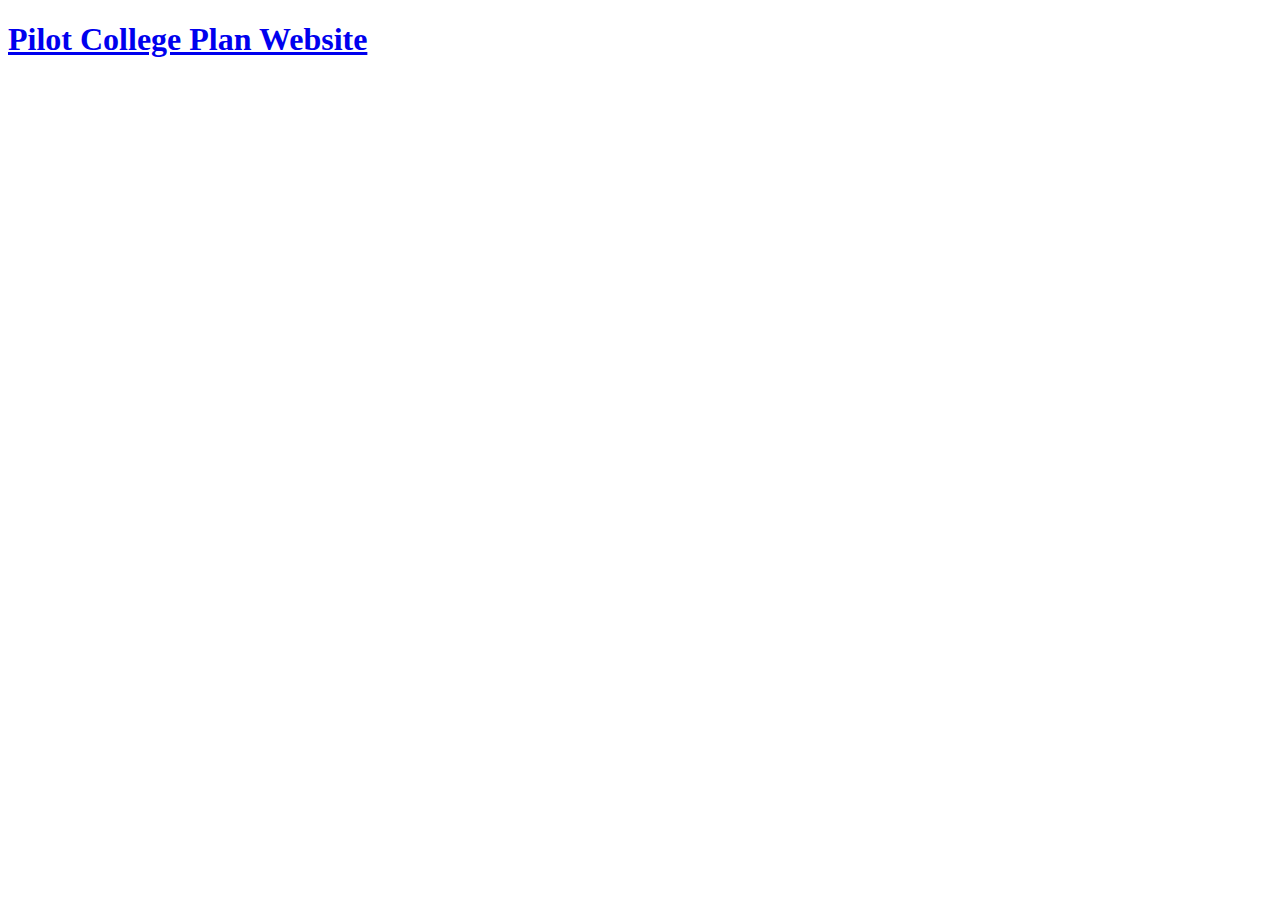
<file: index.html>
<!DOCTYPE html>
<html lang="en">
<head>
    <meta charset="UTF-8">
    <meta name="viewport" content="width=device-width, initial-scale=1.0">
    <title>Document</title>
</head>
<body>
    <h1><a href="Website/index.html">Pilot College Plan Website</a></h1>
</body>
</html>
</file>
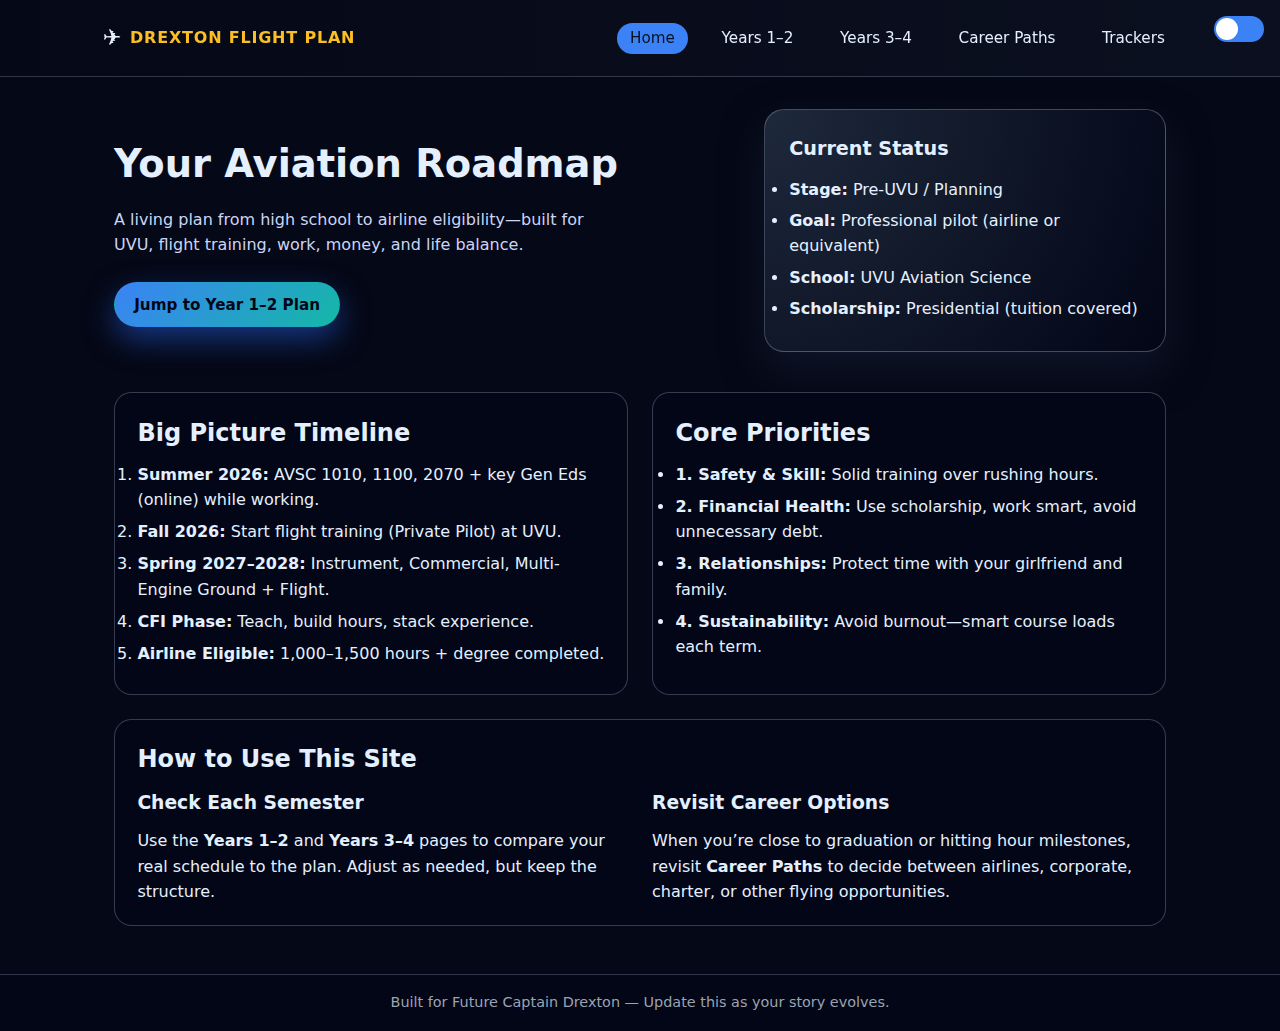
<file: Website/index.html>
<!DOCTYPE html>
<html lang="en">
<head>
  <meta charset="UTF-8">
  <title>Drexton Flight Plan | Home</title>
  <link rel="stylesheet" href="style.css">
  <label class="theme-toggle">
  <input type="checkbox" id="themeSwitch">
  <span class="slider"></span>
</label>

</head>
<body>
  <header class="site-header">
    <div class="logo">
      <span class="logo-mark">✈</span>
      <span class="logo-text">Drexton Flight Plan</span>
    </div>
    <label class="theme-toggle">
  <input type="checkbox" id="themeSwitch">
  <span class="slider"></span>
</label>

    <nav class="main-nav">
      <a href="index.html" class="active">Home</a>
      <a href="year1-2.html">Years 1–2</a>
      <a href="year3-4.html">Years 3–4</a>
      <a href="careers.html">Career Paths</a>
      <a href="trackers.html">Trackers</a>
    </nav>
  </header>

  <main class="content">
    <section class="hero">
      <div class="hero-text">
        <h1>Your Aviation Roadmap</h1>
        <p>
          A living plan from high school to airline eligibility—built for UVU, flight training,
          work, money, and life balance.
        </p>
        <a href="year1-2.html" class="btn-primary">Jump to Year 1–2 Plan</a>
      </div>
      <div class="hero-card">
        <h2>Current Status</h2>
        <ul>
          <li><strong>Stage:</strong> Pre-UVU / Planning</li>
          <li><strong>Goal:</strong> Professional pilot (airline or equivalent)</li>
          <li><strong>School:</strong> UVU Aviation Science</li>
          <li><strong>Scholarship:</strong> Presidential (tuition covered)</li>
        </ul>
      </div>
    </section>

    <section class="grid two-col">
      <article class="card">
        <h2>Big Picture Timeline</h2>
        <ol class="timeline-list">
          <li><strong>Summer 2026:</strong> AVSC 1010, 1100, 2070 + key Gen Eds (online) while working.</li>
          <li><strong>Fall 2026:</strong> Start flight training (Private Pilot) at UVU.</li>
          <li><strong>Spring 2027–2028:</strong> Instrument, Commercial, Multi-Engine Ground + Flight.</li>
          <li><strong>CFI Phase:</strong> Teach, build hours, stack experience.</li>
          <li><strong>Airline Eligible:</strong> 1,000–1,500 hours + degree completed.</li>
        </ol>
      </article>

      <article class="card">
        <h2>Core Priorities</h2>
        <ul class="priority-list">
          <li><strong>1. Safety & Skill:</strong> Solid training over rushing hours.</li>
          <li><strong>2. Financial Health:</strong> Use scholarship, work smart, avoid unnecessary debt.</li>
          <li><strong>3. Relationships:</strong> Protect time with your girlfriend and family.</li>
          <li><strong>4. Sustainability:</strong> Avoid burnout—smart course loads each term.</li>
        </ul>
      </article>
    </section>

    <section class="card">
      <h2>How to Use This Site</h2>
      <div class="grid two-col">
        <div>
          <h3>Check Each Semester</h3>
          <p>
            Use the <strong>Years 1–2</strong> and <strong>Years 3–4</strong> pages to compare
            your real schedule to the plan. Adjust as needed, but keep the structure.
          </p>
        </div>
        <div>
          <h3>Revisit Career Options</h3>
          <p>
            When you’re close to graduation or hitting hour milestones, revisit
            <strong>Career Paths</strong> to decide between airlines, corporate, charter,
            or other flying opportunities.
          </p>
        </div>
      </div>
    </section>
  </main>

  <footer class="site-footer">
    <p>Built for Future Captain Drexton &mdash; Update this as your story evolves.</p>
  </footer>
  <script src="script.js"></script>

</body>
</html>
</file>
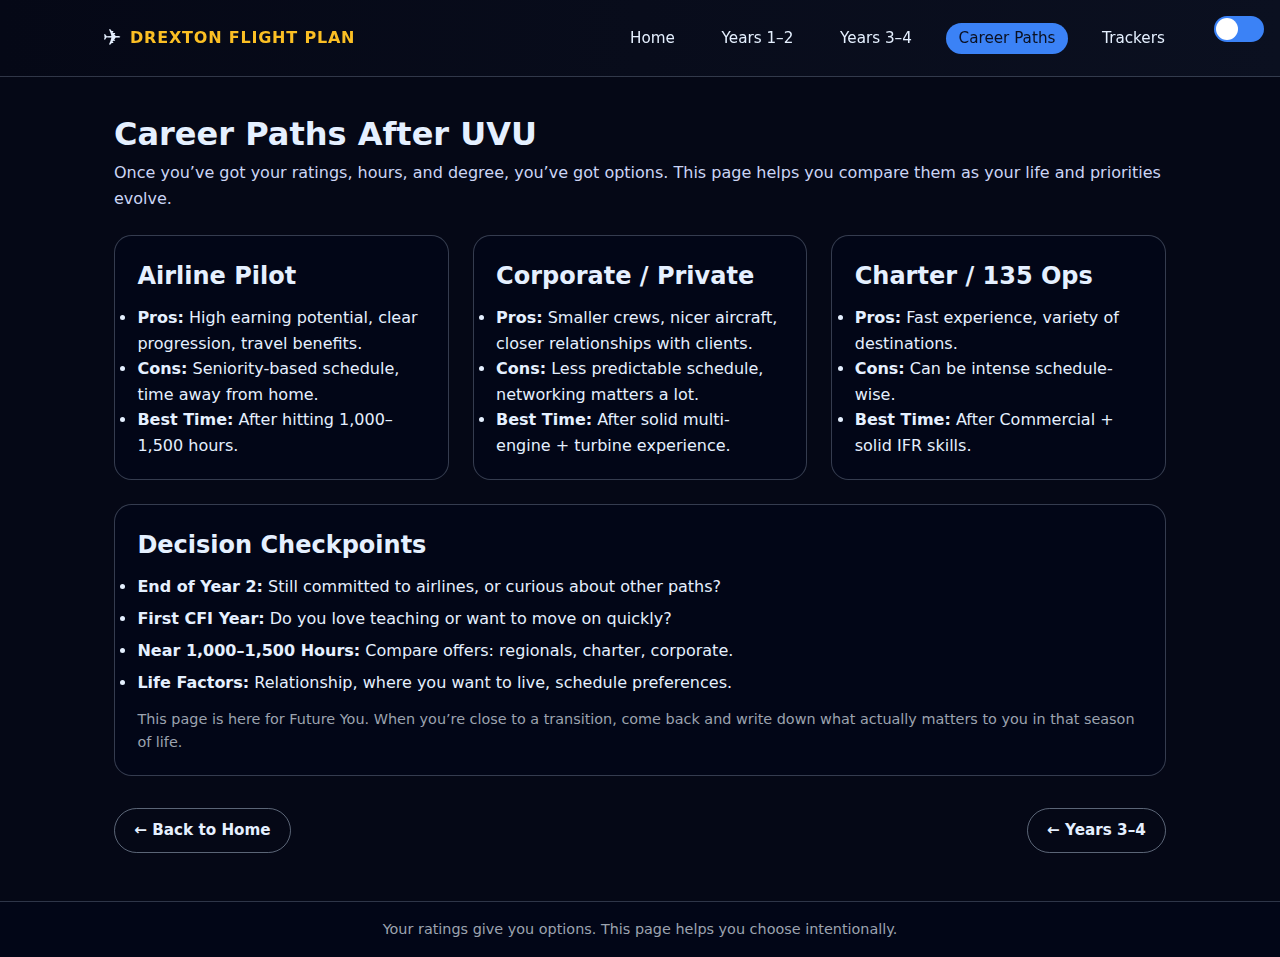
<file: Website/careers.html>
<!DOCTYPE html>
<html lang="en">
<head>
  <meta charset="UTF-8">
  <title>Drexton Flight Plan | Career Paths</title>
  <link rel="stylesheet" href="style.css">
</head>
<body>
  <header class="site-header">
    <div class="logo">
      <span class="logo-mark">✈</span>
      <span class="logo-text">Drexton Flight Plan</span>
    </div>
    <label class="theme-toggle">
  <input type="checkbox" id="themeSwitch">
  <span class="slider"></span>
</label>

    <nav class="main-nav">
      <a href="index.html">Home</a>
      <a href="year1-2.html">Years 1–2</a>
      <a href="year3-4.html">Years 3–4</a>
      <a href="careers.html" class="active">Career Paths</a>
      <a href="trackers.html">Trackers</a>
    </nav>
  </header>

  <main class="content">
    <h1>Career Paths After UVU</h1>
    <p class="page-intro">
      Once you’ve got your ratings, hours, and degree, you’ve got options.
      This page helps you compare them as your life and priorities evolve.
    </p>

    <section class="grid three-col">
      <article class="card career-card">
        <h2>Airline Pilot</h2>
        <ul>
          <li><strong>Pros:</strong> High earning potential, clear progression, travel benefits.</li>
          <li><strong>Cons:</strong> Seniority-based schedule, time away from home.</li>
          <li><strong>Best Time:</strong> After hitting 1,000–1,500 hours.</li>
        </ul>
      </article>

      <article class="card career-card">
        <h2>Corporate / Private</h2>
        <ul>
          <li><strong>Pros:</strong> Smaller crews, nicer aircraft, closer relationships with clients.</li>
          <li><strong>Cons:</strong> Less predictable schedule, networking matters a lot.</li>
          <li><strong>Best Time:</strong> After solid multi-engine + turbine experience.</li>
        </ul>
      </article>

      <article class="card career-card">
        <h2>Charter / 135 Ops</h2>
        <ul>
          <li><strong>Pros:</strong> Fast experience, variety of destinations.</li>
          <li><strong>Cons:</strong> Can be intense schedule-wise.</li>
          <li><strong>Best Time:</strong> After Commercial + solid IFR skills.</li>
        </ul>
      </article>
    </section>

    <section class="card">
      <h2>Decision Checkpoints</h2>
      <ul class="priority-list">
        <li><strong>End of Year 2:</strong> Still committed to airlines, or curious about other paths?</li>
        <li><strong>First CFI Year:</strong> Do you love teaching or want to move on quickly?</li>
        <li><strong>Near 1,000–1,500 Hours:</strong> Compare offers: regionals, charter, corporate.</li>
        <li><strong>Life Factors:</strong> Relationship, where you want to live, schedule preferences.</li>
      </ul>
      <p class="note">
        This page is here for Future You. When you’re close to a transition, come back and
        write down what actually matters to you in that season of life.
      </p>
    </section>

    <nav class="page-nav">
      <a href="index.html" class="btn-secondary">← Back to Home</a>
      <a href="year3-4.html" class="btn-secondary">← Years 3–4</a>
    </nav>
  </main>

  <footer class="site-footer">
    <p>Your ratings give you options. This page helps you choose intentionally.</p>
  </footer>
  <script src="script.js"></script>

</body>
</html>
</file>
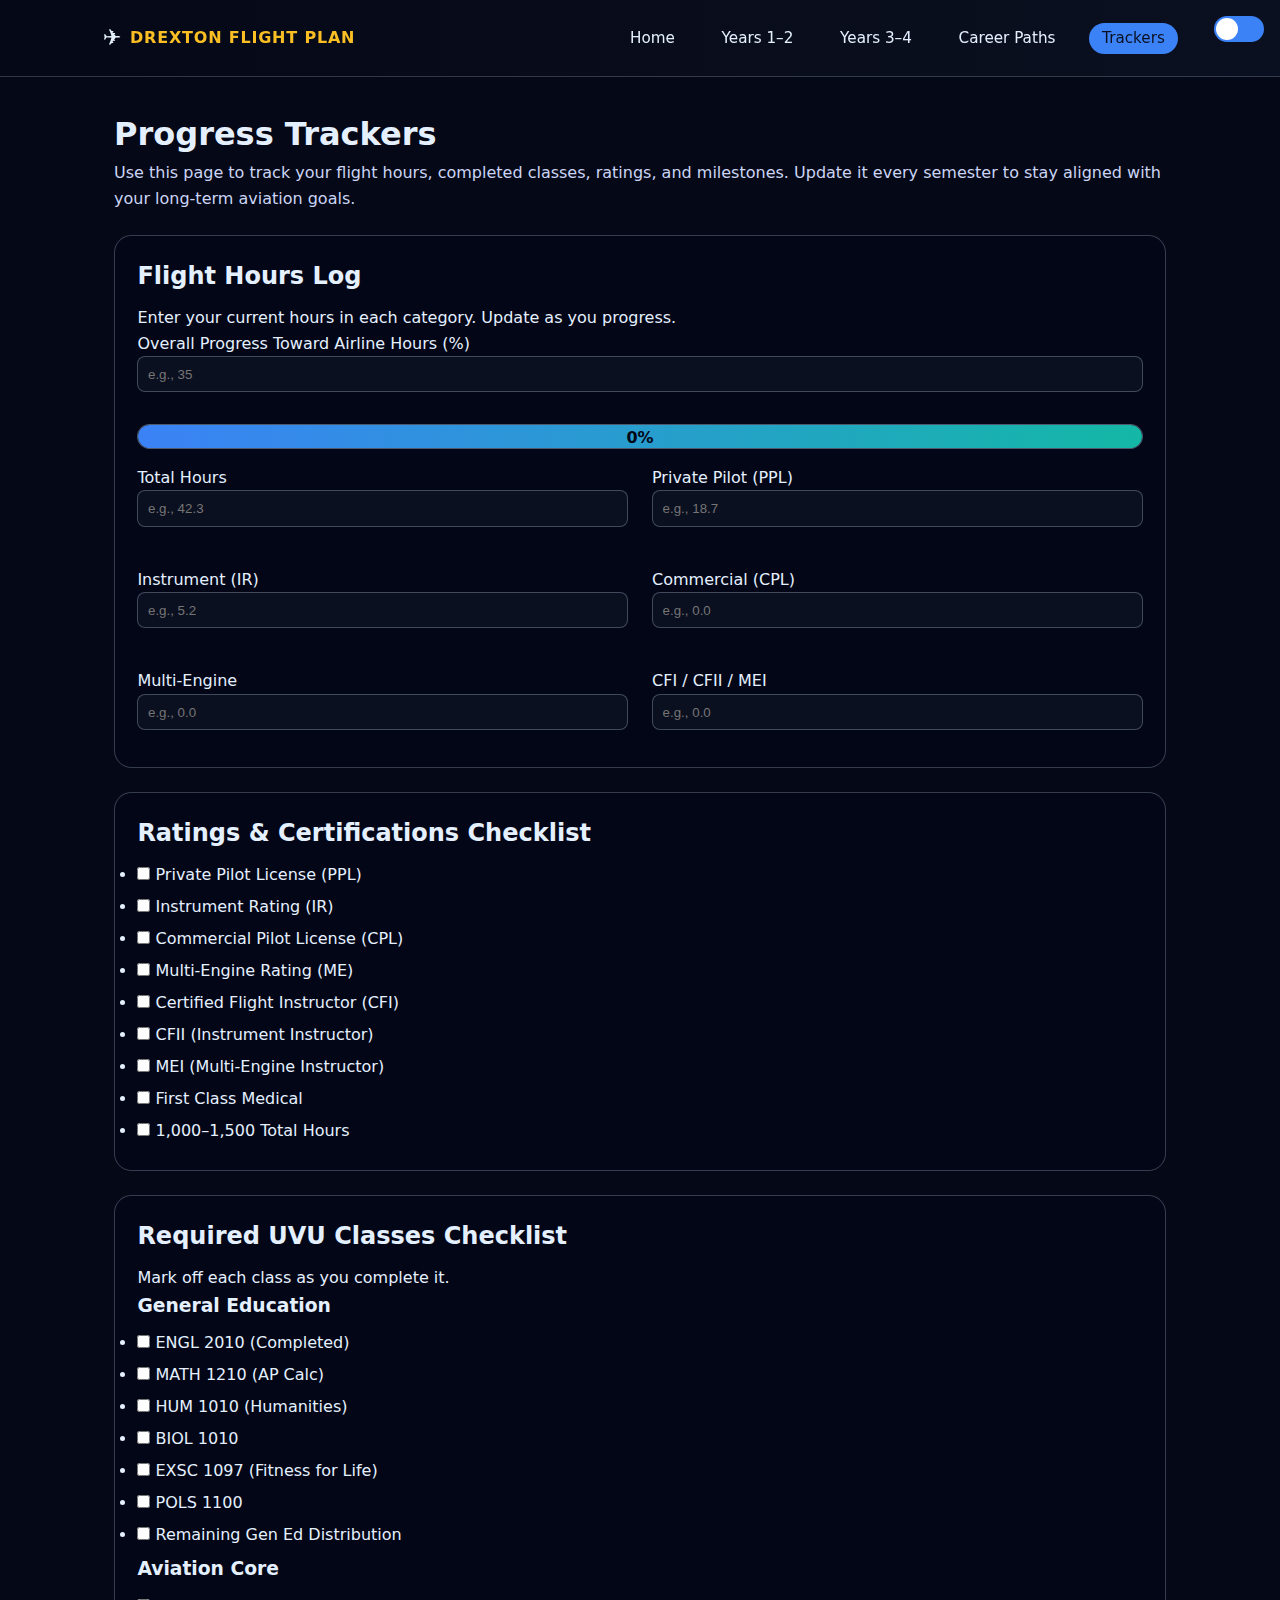
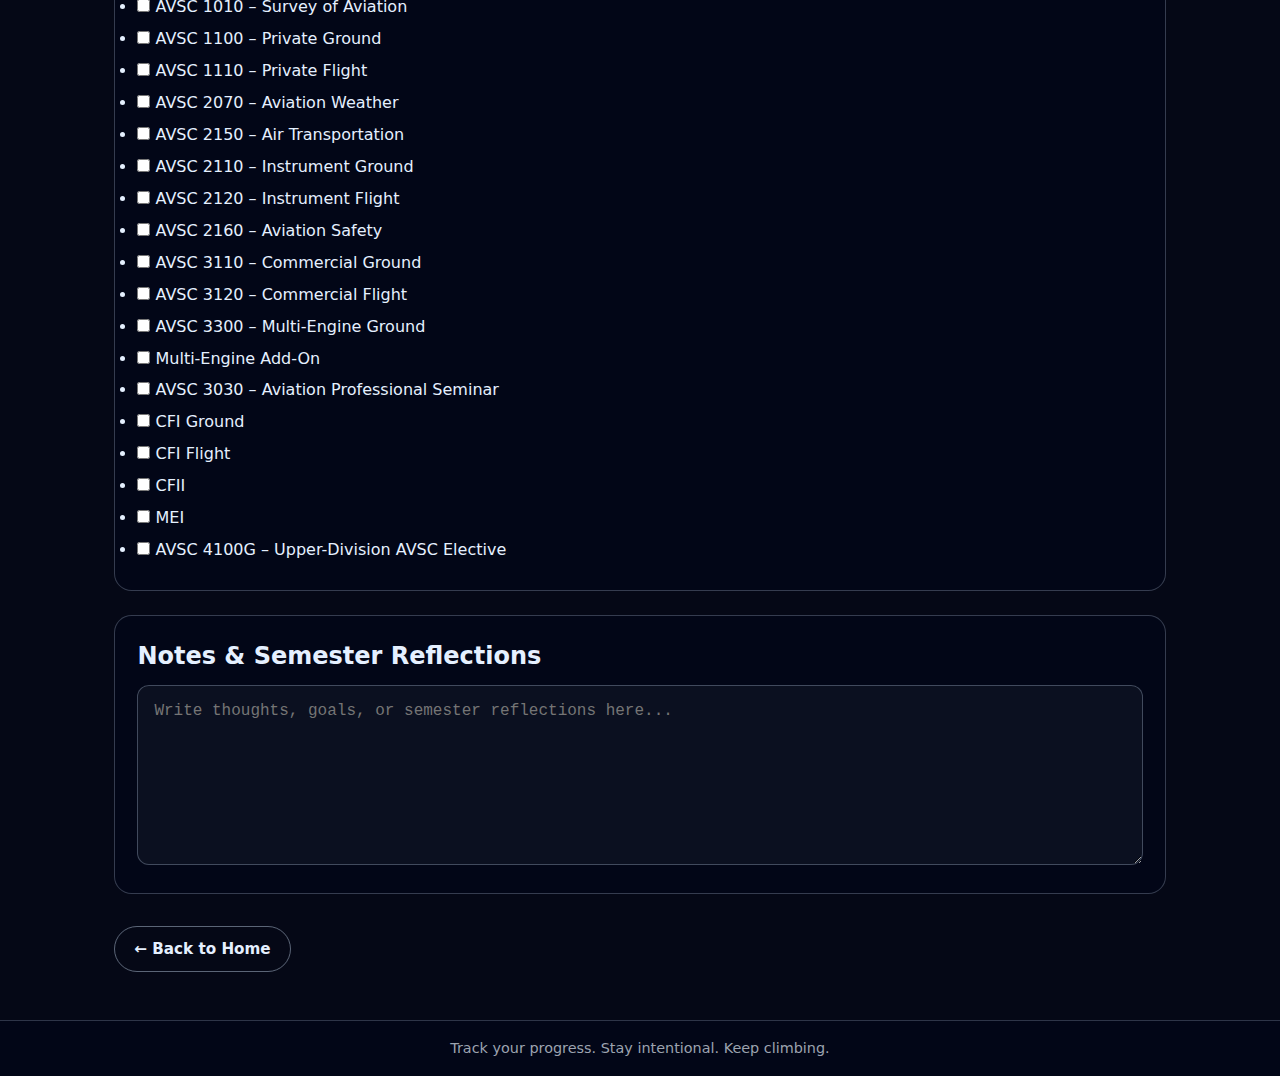
<file: Website/trackers.html>
<!DOCTYPE html>
<html lang="en">
<head>
  <meta charset="UTF-8">
  <title>Drexton Flight Plan | Trackers</title>
  <link rel="stylesheet" href="style.css">
</head>

<body>

  <header class="site-header">
    <div class="logo">
      <span class="logo-mark">✈</span>
      <span class="logo-text">Drexton Flight Plan</span>
    </div>

    <label class="theme-toggle">
      <input type="checkbox" id="themeSwitch">
      <span class="slider"></span>
    </label>

    <nav class="main-nav">
      <a href="index.html">Home</a>
      <a href="year1-2.html">Years 1–2</a>
      <a href="year3-4.html">Years 3–4</a>
      <a href="careers.html">Career Paths</a>
      <a href="trackers.html" class="active">Trackers</a>
    </nav>
  </header>



  <main class="content">

    <h1>Progress Trackers</h1>

    <p class="page-intro">
      Use this page to track your flight hours, completed classes, ratings, and milestones.
      Update it every semester to stay aligned with your long-term aviation goals.
    </p>



    <!-- ========================================================= -->
    <!-- FLIGHT HOURS SECTION -->
    <!-- ========================================================= -->

    <section class="card">

      <h2>Flight Hours Log</h2>

      <p>Enter your current hours in each category. Update as you progress.</p>

      <!-- Progress Bar Input -->
      <label for="hoursProgressInput">Overall Progress Toward Airline Hours (%)</label>
      <input type="text" id="hoursProgressInput" class="input-field" placeholder="e.g., 35">

      <div class="progress-container">
        <div class="progress-bar" id="hoursProgressBar">0%</div>
      </div>

      <div class="grid two-col">

        <div>
          <label for="totalHours">Total Hours</label>
          <input type="text" id="totalHours" class="input-field" placeholder="e.g., 42.3">
        </div>

        <div>
          <label for="pplHours">Private Pilot (PPL)</label>
          <input type="text" id="pplHours" class="input-field" placeholder="e.g., 18.7">
        </div>

        <div>
          <label for="irHours">Instrument (IR)</label>
          <input type="text" id="irHours" class="input-field" placeholder="e.g., 5.2">
        </div>

        <div>
          <label for="cplHours">Commercial (CPL)</label>
          <input type="text" id="cplHours" class="input-field" placeholder="e.g., 0.0">
        </div>

        <div>
          <label for="multiHours">Multi-Engine</label>
          <input type="text" id="multiHours" class="input-field" placeholder="e.g., 0.0">
        </div>

        <div>
          <label for="cfiHours">CFI / CFII / MEI</label>
          <input type="text" id="cfiHours" class="input-field" placeholder="e.g., 0.0">
        </div>

      </div>

    </section>



    <!-- ========================================================= -->
    <!-- RATINGS CHECKLIST -->
    <!-- ========================================================= -->

    <section class="card">

      <h2>Ratings & Certifications Checklist</h2>

      <ul class="checklist">

        <li>
          <input type="checkbox" id="chk_ppl" class="save-check">
          <label for="chk_ppl">Private Pilot License (PPL)</label>
        </li>

        <li>
          <input type="checkbox" id="chk_ir" class="save-check">
          <label for="chk_ir">Instrument Rating (IR)</label>
        </li>

        <li>
          <input type="checkbox" id="chk_cpl" class="save-check">
          <label for="chk_cpl">Commercial Pilot License (CPL)</label>
        </li>

        <li>
          <input type="checkbox" id="chk_me" class="save-check">
          <label for="chk_me">Multi-Engine Rating (ME)</label>
        </li>

        <li>
          <input type="checkbox" id="chk_cfi" class="save-check">
          <label for="chk_cfi">Certified Flight Instructor (CFI)</label>
        </li>

        <li>
          <input type="checkbox" id="chk_cfii" class="save-check">
          <label for="chk_cfii">CFII (Instrument Instructor)</label>
        </li>

        <li>
          <input type="checkbox" id="chk_mei" class="save-check">
          <label for="chk_mei">MEI (Multi-Engine Instructor)</label>
        </li>

        <li>
          <input type="checkbox" id="chk_med" class="save-check">
          <label for="chk_med">First Class Medical</label>
        </li>

        <li>
          <input type="checkbox" id="chk_hours" class="save-check">
          <label for="chk_hours">1,000–1,500 Total Hours</label>
        </li>

      </ul>

    </section>



    <!-- ========================================================= -->
    <!-- REQUIRED CLASSES CHECKLIST -->
    <!-- ========================================================= -->

    <section class="card">

      <h2>Required UVU Classes Checklist</h2>

      <p>Mark off each class as you complete it.</p>



      <!-- ===================== -->
      <!-- GENERAL EDUCATION -->
      <!-- ===================== -->

      <h3>General Education</h3>

      <ul class="checklist">

        <li>
          <input type="checkbox" id="gen_engl2010" class="save-check">
          <label for="gen_engl2010">ENGL 2010 (Completed)</label>
        </li>

        <li>
          <input type="checkbox" id="gen_math1210" class="save-check">
          <label for="gen_math1210">MATH 1210 (AP Calc)</label>
        </li>

        <li>
          <input type="checkbox" id="gen_hum1010" class="save-check">
          <label for="gen_hum1010">HUM 1010 (Humanities)</label>
        </li>

        <li>
          <input type="checkbox" id="gen_biol1010" class="save-check">
          <label for="gen_biol1010">BIOL 1010</label>
        </li>

        <li>
          <input type="checkbox" id="gen_exsc1097" class="save-check">
          <label for="gen_exsc1097">EXSC 1097 (Fitness for Life)</label>
        </li>

        <li>
          <input type="checkbox" id="gen_pols1100" class="save-check">
          <label for="gen_pols1100">POLS 1100</label>
        </li>

        <li>
          <input type="checkbox" id="gen_elective" class="save-check">
          <label for="gen_elective">Remaining Gen Ed Distribution</label>
        </li>

      </ul>



      <!-- ===================== -->
      <!-- AVIATION CORE -->
      <!-- ===================== -->

      <h3>Aviation Core</h3>

      <ul class="checklist">

        <li>
          <input type="checkbox" id="avsc_1010" class="save-check">
          <label for="avsc_1010">AVSC 1010 – Survey of Aviation</label>
        </li>

        <li>
          <input type="checkbox" id="avsc_1100" class="save-check">
          <label for="avsc_1100">AVSC 1100 – Private Ground</label>
        </li>

        <li>
          <input type="checkbox" id="avsc_1110" class="save-check">
          <label for="avsc_1110">AVSC 1110 – Private Flight</label>
        </li>

        <li>
          <input type="checkbox" id="avsc_2070" class="save-check">
          <label for="avsc_2070">AVSC 2070 – Aviation Weather</label>
        </li>

        <li>
          <input type="checkbox" id="avsc_2150" class="save-check">
          <label for="avsc_2150">AVSC 2150 – Air Transportation</label>
        </li>

        <li>
          <input type="checkbox" id="avsc_2110" class="save-check">
          <label for="avsc_2110">AVSC 2110 – Instrument Ground</label>
        </li>

        <li>
          <input type="checkbox" id="avsc_2120" class="save-check">
          <label for="avsc_2120">AVSC 2120 – Instrument Flight</label>
        </li>

        <li>
          <input type="checkbox" id="avsc_2160" class="save-check">
          <label for="avsc_2160">AVSC 2160 – Aviation Safety</label>
        </li>

        <li>
          <input type="checkbox" id="avsc_3110" class="save-check">
          <label for="avsc_3110">AVSC 3110 – Commercial Ground</label>
        </li>

        <li>
          <input type="checkbox" id="avsc_3120" class="save-check">
          <label for="avsc_3120">AVSC 3120 – Commercial Flight</label>
        </li>

        <li>
          <input type="checkbox" id="avsc_3300" class="save-check">
          <label for="avsc_3300">AVSC 3300 – Multi-Engine Ground</label>
        </li>

        <li>
          <input type="checkbox" id="avsc_multi" class="save-check">
          <label for="avsc_multi">Multi-Engine Add-On</label>
        </li>

        <li>
          <input type="checkbox" id="avsc_3030" class="save-check">
          <label for="avsc_3030">AVSC 3030 – Aviation Professional Seminar</label>
        </li>

        <li>
          <input type="checkbox" id="avsc_cfi_ground" class="save-check">
          <label for="avsc_cfi_ground">CFI Ground</label>
        </li>

        <li>
          <input type="checkbox" id="avsc_cfi_flight" class="save-check">
          <label for="avsc_cfi_flight">CFI Flight</label>
        </li>

        <li>
          <input type="checkbox" id="avsc_cfii" class="save-check">
          <label for="avsc_cfii">CFII</label>
        </li>

        <li>
          <input type="checkbox" id="avsc_mei" class="save-check">
          <label for="avsc_mei">MEI</label>
        </li>

        <li>
          <input type="checkbox" id="avsc_4100g" class="save-check">
          <label for="avsc_4100g">AVSC 4100G – Upper-Division AVSC Elective</label>
        </li>

      </ul>

    </section>



    <!-- ========================================================= -->
    <!-- NOTES SECTION -->
    <!-- ========================================================= -->

    <section class="card">

      <h2>Notes & Semester Reflections</h2>

      <textarea class="notes-box" id="notesMain" placeholder="Write thoughts, goals, or semester reflections here..."></textarea>

    </section>



    <nav class="page-nav">
      <a href="index.html" class="btn-secondary">← Back to Home</a>
    </nav>

  </main>



  <footer class="site-footer">
    <p>Track your progress. Stay intentional. Keep climbing.</p>
  </footer>

  <script src="script.js"></script>

</body>
</html>
</file>
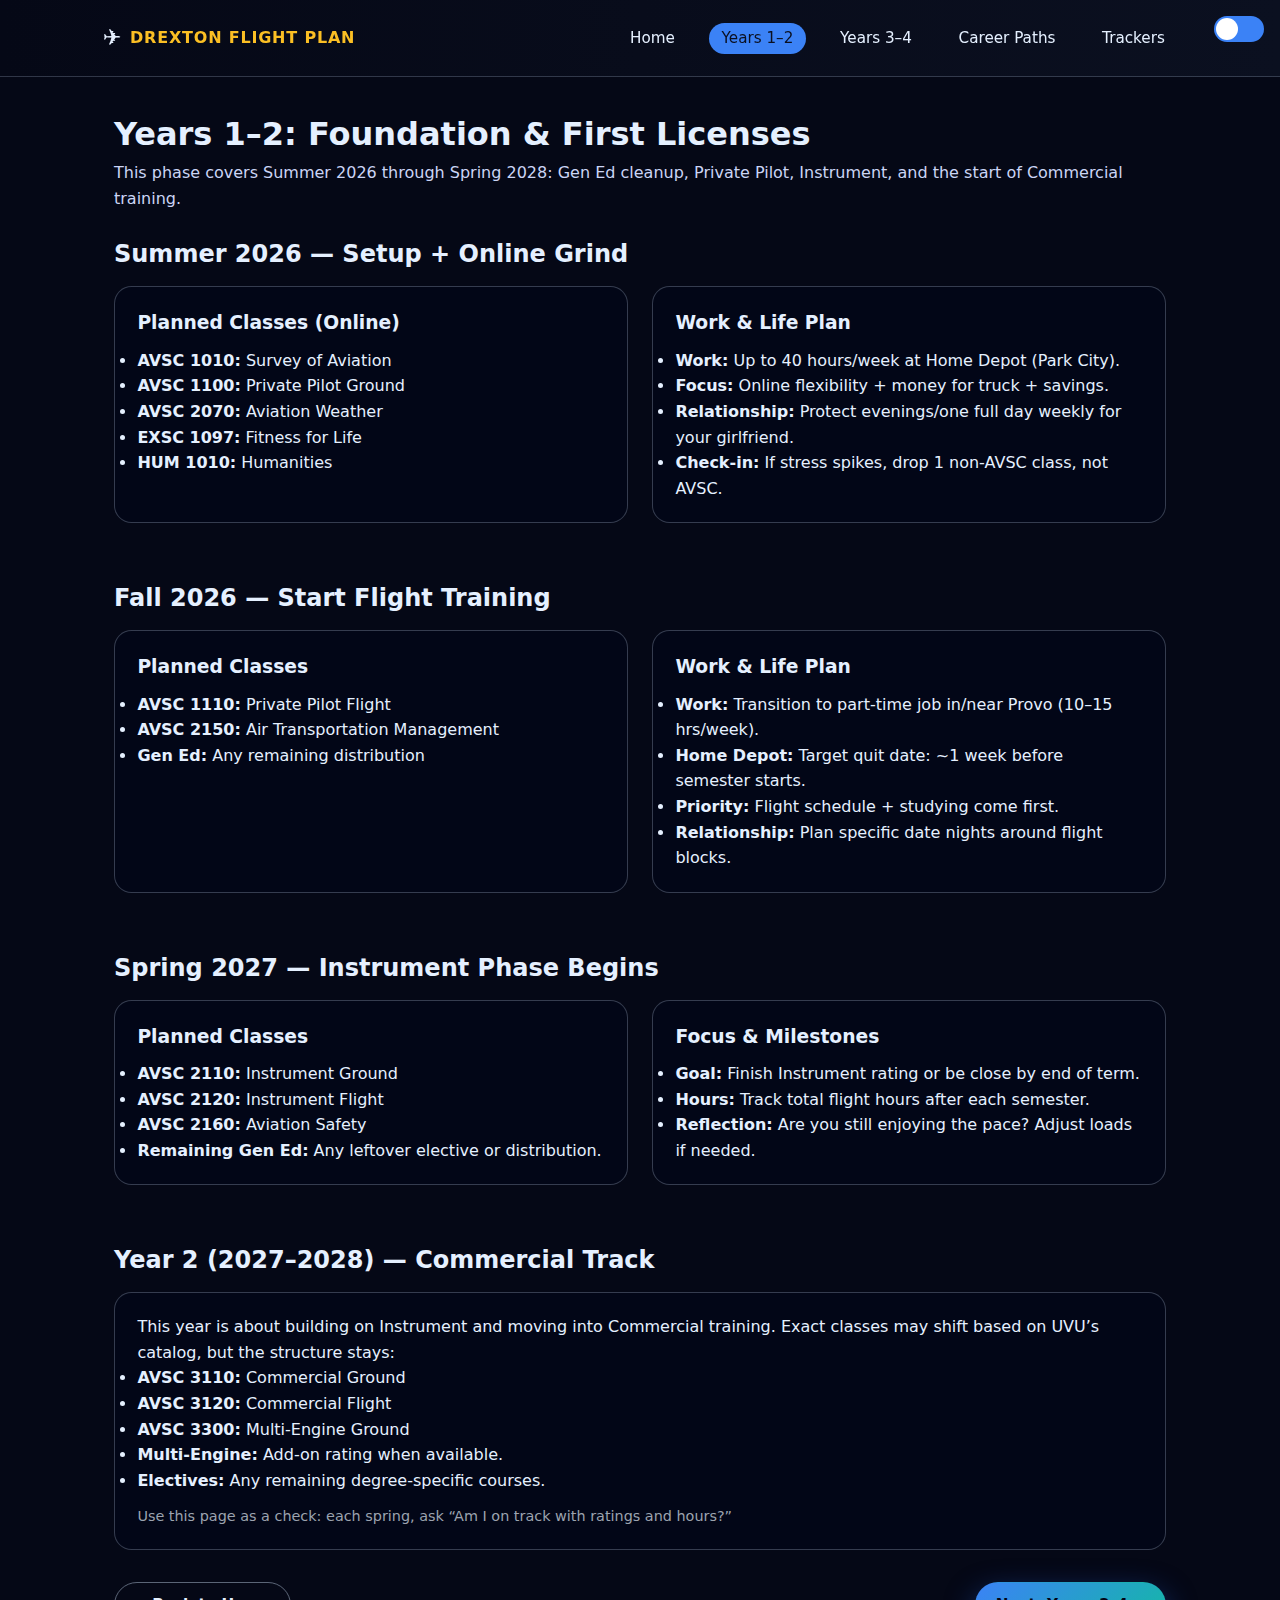
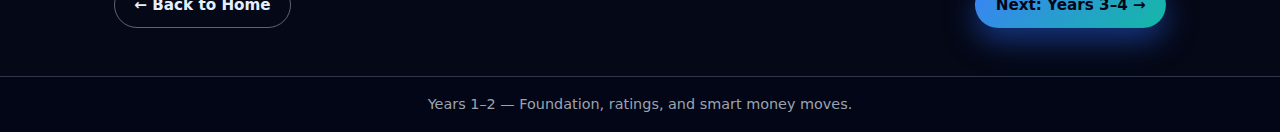
<file: Website/year1-2.html>
<!DOCTYPE html>
<html lang="en">
<head>
  <meta charset="UTF-8">
  <title>Drexton Flight Plan | Years 1–2</title>
  <link rel="stylesheet" href="style.css">
</head>
<body>
  <header class="site-header">
    <div class="logo">
      <span class="logo-mark">✈</span>
      <span class="logo-text">Drexton Flight Plan</span>
    </div>
    <label class="theme-toggle">
  <input type="checkbox" id="themeSwitch">
  <span class="slider"></span>
</label>

    <nav class="main-nav">
      <a href="index.html">Home</a>
      <a href="year1-2.html" class="active">Years 1–2</a>
      <a href="year3-4.html">Years 3–4</a>
      <a href="careers.html">Career Paths</a>
      <a href="trackers.html">Trackers</a>
    </nav>
  </header>

  <main class="content">
    <h1>Years 1–2: Foundation & First Licenses</h1>
    <p class="page-intro">
      This phase covers Summer 2026 through Spring 2028: Gen Ed cleanup, Private Pilot,
      Instrument, and the start of Commercial training.
    </p>

    <section class="semester-section">
      <h2>Summer 2026 &mdash; Setup + Online Grind</h2>
      <div class="grid two-col">
        <article class="card">
          <h3>Planned Classes (Online)</h3>
          <ul>
            <li><strong>AVSC 1010:</strong> Survey of Aviation</li>
            <li><strong>AVSC 1100:</strong> Private Pilot Ground</li>
            <li><strong>AVSC 2070:</strong> Aviation Weather</li>
            <li><strong>EXSC 1097:</strong> Fitness for Life</li>
            <li><strong>HUM 1010:</strong> Humanities</li>
          </ul>
        </article>
        <article class="card">
          <h3>Work & Life Plan</h3>
          <ul>
            <li><strong>Work:</strong> Up to 40 hours/week at Home Depot (Park City).</li>
            <li><strong>Focus:</strong> Online flexibility + money for truck + savings.</li>
            <li><strong>Relationship:</strong> Protect evenings/one full day weekly for your girlfriend.</li>
            <li><strong>Check-in:</strong> If stress spikes, drop 1 non-AVSC class, not AVSC.</li>
          </ul>
        </article>
      </div>
    </section>

    <section class="semester-section">
      <h2>Fall 2026 &mdash; Start Flight Training</h2>
      <div class="grid two-col">
        <article class="card">
          <h3>Planned Classes</h3>
          <ul>
            <li><strong>AVSC 1110:</strong> Private Pilot Flight</li>
            <li><strong>AVSC 2150:</strong> Air Transportation Management</li>
            <li><strong>Gen Ed:</strong> Any remaining distribution</li>
          </ul>
        </article>
        <article class="card">
          <h3>Work & Life Plan</h3>
          <ul>
            <li><strong>Work:</strong> Transition to part-time job in/near Provo (10–15 hrs/week).</li>
            <li><strong>Home Depot:</strong> Target quit date: ~1 week before semester starts.</li>
            <li><strong>Priority:</strong> Flight schedule + studying come first.</li>
            <li><strong>Relationship:</strong> Plan specific date nights around flight blocks.</li>
          </ul>
        </article>
      </div>
    </section>

    <section class="semester-section">
      <h2>Spring 2027 &mdash; Instrument Phase Begins</h2>
      <div class="grid two-col">
        <article class="card">
          <h3>Planned Classes</h3>
          <ul>
            <li><strong>AVSC 2110:</strong> Instrument Ground</li>
            <li><strong>AVSC 2120:</strong> Instrument Flight</li>
            <li><strong>AVSC 2160:</strong> Aviation Safety</li>
            <li><strong>Remaining Gen Ed:</strong> Any leftover elective or distribution.</li>
          </ul>
        </article>
        <article class="card">
          <h3>Focus & Milestones</h3>
          <ul>
            <li><strong>Goal:</strong> Finish Instrument rating or be close by end of term.</li>
            <li><strong>Hours:</strong> Track total flight hours after each semester.</li>
            <li><strong>Reflection:</strong> Are you still enjoying the pace? Adjust loads if needed.</li>
          </ul>
        </article>
      </div>
    </section>

    <section class="semester-section">
      <h2>Year 2 (2027–2028) &mdash; Commercial Track</h2>
      <div class="card">
        <p>
          This year is about building on Instrument and moving into Commercial training.
          Exact classes may shift based on UVU’s catalog, but the structure stays:
        </p>
        <ul>
          <li><strong>AVSC 3110:</strong> Commercial Ground</li>
          <li><strong>AVSC 3120:</strong> Commercial Flight</li>
          <li><strong>AVSC 3300:</strong> Multi-Engine Ground</li>
          <li><strong>Multi-Engine:</strong> Add-on rating when available.</li>
          <li><strong>Electives:</strong> Any remaining degree-specific courses.</li>
        </ul>
        <p class="note">
          Use this page as a check: each spring, ask “Am I on track with ratings and hours?”
        </p>
      </div>
    </section>

    <nav class="page-nav">
      <a href="index.html" class="btn-secondary">← Back to Home</a>
      <a href="year3-4.html" class="btn-primary">Next: Years 3–4 →</a>
    </nav>
  </main>

  <footer class="site-footer">
    <p>Years 1–2 &mdash; Foundation, ratings, and smart money moves.</p>
  </footer>
  <script src="script.js"></script>

</body>
</html>
</file>
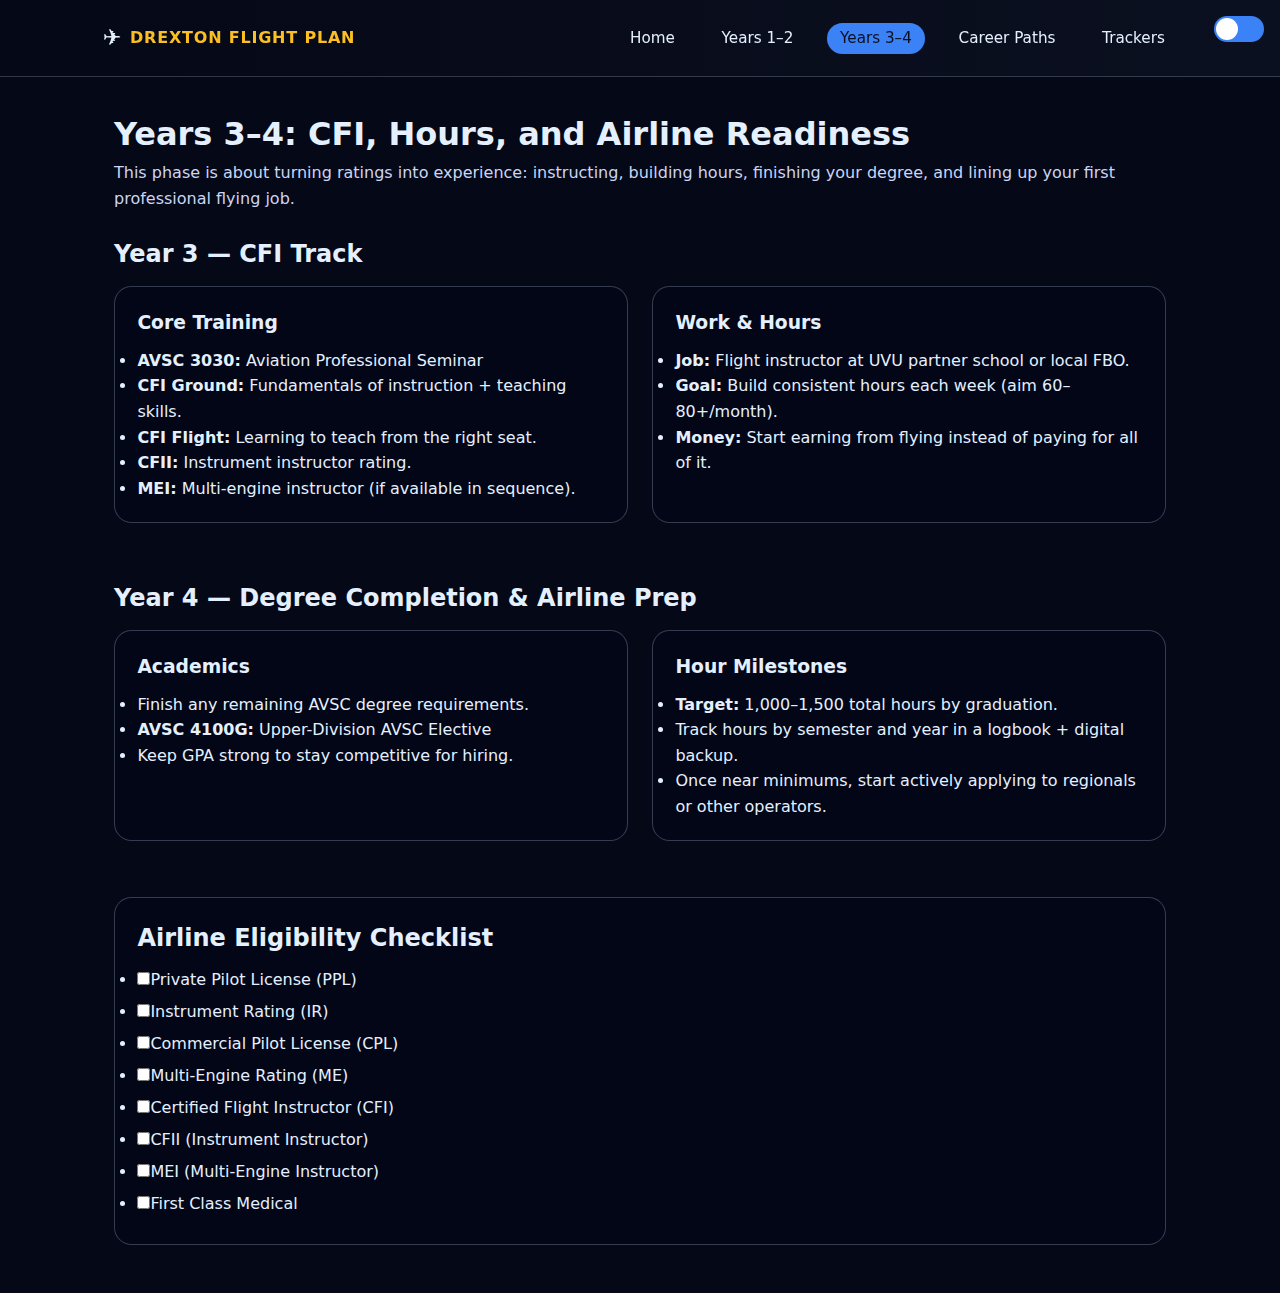
<file: Website/year3-4.html>
<!DOCTYPE html>
<html lang="en">
<head>
  <meta charset="UTF-8">
  <title>Drexton Flight Plan | Years 3–4</title>
  <link rel="stylesheet" href="style.css">
</head>
<body>
  <header class="site-header">
    <div class="logo">
      <span class="logo-mark">✈</span>
      <span class="logo-text">Drexton Flight Plan</span>
    </div>
    <label class="theme-toggle">
  <input type="checkbox" id="themeSwitch">
  <span class="slider"></span>
</label>

    <nav class="main-nav">
      <a href="index.html">Home</a>
      <a href="year1-2.html">Years 1–2</a>
      <a href="year3-4.html" class="active">Years 3–4</a>
      <a href="careers.html">Career Paths</a>
      <a href="trackers.html">Trackers</a>
    </nav>
  </header>

  <main class="content">
    <h1>Years 3–4: CFI, Hours, and Airline Readiness</h1>
    <p class="page-intro">
      This phase is about turning ratings into experience: instructing, building hours,
      finishing your degree, and lining up your first professional flying job.
    </p>

    <section class="semester-section">
      <h2>Year 3 &mdash; CFI Track</h2>
      <div class="grid two-col">
        <article class="card">
          <h3>Core Training</h3>
          <ul>
            <li><strong>AVSC 3030:</strong> Aviation Professional Seminar</li>
            <li><strong>CFI Ground:</strong> Fundamentals of instruction + teaching skills.</li>
            <li><strong>CFI Flight:</strong> Learning to teach from the right seat.</li>
            <li><strong>CFII:</strong> Instrument instructor rating.</li>
            <li><strong>MEI:</strong> Multi-engine instructor (if available in sequence).</li>
          </ul>
        </article>
        <article class="card">
          <h3>Work & Hours</h3>
          <ul>
            <li><strong>Job:</strong> Flight instructor at UVU partner school or local FBO.</li>
            <li><strong>Goal:</strong> Build consistent hours each week (aim 60–80+/month).</li>
            <li><strong>Money:</strong> Start earning from flying instead of paying for all of it.</li>
          </ul>
        </article>
      </div>
    </section>

    <section class="semester-section">
      <h2>Year 4 &mdash; Degree Completion & Airline Prep</h2>
      <div class="grid two-col">
        <article class="card">
          <h3>Academics</h3>
          <ul>
            <li>Finish any remaining AVSC degree requirements.</li>
            <li><strong>AVSC 4100G:</strong> Upper-Division AVSC Elective</li>
            <li>Keep GPA strong to stay competitive for hiring.</li>
          </ul>
        </article>
        <article class="card">
          <h3>Hour Milestones</h3>
          <ul>
            <li><strong>Target:</strong> 1,000–1,500 total hours by graduation.</li>
            <li>Track hours by semester and year in a logbook + digital backup.</li>
            <li>Once near minimums, start actively applying to regionals or other operators.</li>
          </ul>
        </article>
      </div>
    </section>

    <section class="card">
  <h2>Airline Eligibility Checklist</h2>

  <ul class="checklist">
    <li><input type="checkbox" id="y34_ppl" class="save-check"><label for="y34_ppl">Private Pilot License (PPL)</label></li>
    <li><input type="checkbox" id="y34_ir" class="save-check"><label for="y34_ir">Instrument Rating (IR)</label></li>
    <li><input type="checkbox" id="y34_cpl" class="save-check"><label for="y34_cpl">Commercial Pilot License (CPL)</label></li>
    <li><input type="checkbox" id="y34_me" class="save-check"><label for="y34_me">Multi-Engine Rating (ME)</label></li>
    <li><input type="checkbox" id="y34_cfi" class="save-check"><label for="y34_cfi">Certified Flight Instructor (CFI)</label></li>
    <li><input type="checkbox" id="y34_cfii" class="save-check"><label for="y34_cfii">CFII (Instrument Instructor)</label></li>
    <li><input type="checkbox" id="y34_mei" class="save-check"><label for="y34_mei">MEI (Multi-Engine Instructor)</label></li>
    <li><input type="checkbox" id="y34_medical" class="save-check"><label for="y34_medical">First Class Medical</label></li>
</file>
<file: Website/style.css>
/* Global reset-ish */
* {
  box-sizing: border-box;
  margin: 0;
  padding: 0;
}

html, body {
  font-family: system-ui, -apple-system, BlinkMacSystemFont, "Segoe UI", sans-serif;
  background: #050816;
  color: #e5f0ff;
  line-height: 1.6;
}

/* Color palette:
   Navy: #050816
   Dark: #0b1020
   Accent Blue: #3b82f6
   Accent Teal: #14b8a6
   Accent Gold: #fbbf24
*/

a {
  color: #3b82f6;
  text-decoration: none;
}

a:hover {
  text-decoration: underline;
}

/* Layout */

.site-header {
  display: flex;
  justify-content: space-between;
  align-items: center;
  padding: 1.25rem 8vw;
  background: linear-gradient(90deg, #050816, #0b1020);
  border-bottom: 1px solid rgba(148, 163, 184, 0.3);
  position: sticky;
  top: 0;
  z-index: 10;
}

.logo {
  display: flex;
  align-items: center;
  gap: 0.5rem;
  font-weight: 700;
  letter-spacing: 0.05em;
}

.logo-mark {
  font-size: 1.4rem;
}

.logo-text {
  font-size: 1rem;
  text-transform: uppercase;
  color: #fbbf24;
}

.main-nav a {
  margin-left: 1rem;
  padding: 0.4rem 0.8rem;
  border-radius: 999px;
  font-size: 0.95rem;
  color: #e5f0ff;
  transition: background 0.2s, color 0.2s;
}

.main-nav a:hover {
  background: rgba(59, 130, 246, 0.15);
}

.main-nav a.active {
  background: #3b82f6;
  color: #0b1020;
}

.content {
  max-width: 1100px;
  margin: 2rem auto 3rem;
  padding: 0 1.5rem;
}

/* Hero */

.hero {
  display: grid;
  grid-template-columns: minmax(0, 2fr) minmax(0, 1.3fr);
  gap: 2rem;
  align-items: center;
  margin-bottom: 2.5rem;
}

.hero-text h1 {
  font-size: 2.4rem;
  margin-bottom: 0.75rem;
}

.hero-text p {
  color: #cbd5f5;
  max-width: 32rem;
  margin-bottom: 1.5rem;
}

.hero-card {
  background: radial-gradient(circle at top left, #1e293b, #020617);
  border-radius: 1.25rem;
  padding: 1.5rem;
  border: 1px solid rgba(148, 163, 184, 0.4);
  box-shadow: 0 18px 40px rgba(15, 23, 42, 0.9);
}

.hero-card h2 {
  font-size: 1.2rem;
  margin-bottom: 0.75rem;
}

.hero-card ul li {
  margin-bottom: 0.35rem;
}

/* Buttons */

.btn-primary,
.btn-secondary {
  display: inline-block;
  padding: 0.6rem 1.2rem;
  border-radius: 999px;
  font-size: 0.95rem;
  font-weight: 600;
  border: 1px solid transparent;
  cursor: pointer;
  text-decoration: none;
}

.btn-primary {
  background: linear-gradient(135deg, #3b82f6, #14b8a6);
  color: #020617;
  box-shadow: 0 12px 30px rgba(37, 99, 235, 0.5);
}

.btn-primary:hover {
  filter: brightness(1.05);
}

.btn-secondary {
  background: transparent;
  color: #e5f0ff;
  border-color: rgba(148, 163, 184, 0.6);
}

.btn-secondary:hover {
  background: rgba(15, 23, 42, 0.9);
}

/* Cards & grids */

.card {
  background: radial-gradient(circle at top left, #020617, #020617 40%, #020617);
  border-radius: 1.1rem;
  padding: 1.3rem 1.4rem;
  border: 1px solid rgba(148, 163, 184, 0.35);
  margin-bottom: 1.5rem;
}

.card h2, .card h3 {
  margin-bottom: 0.6rem;
}

.grid {
  display: grid;
  gap: 1.5rem;
}

.two-col {
  grid-template-columns: repeat(2, minmax(0, 1fr));
}

.three-col {
  grid-template-columns: repeat(3, minmax(0, 1fr));
}

/* Lists */

.timeline-list li,
.priority-list li,
.checklist li {
  margin-bottom: 0.4rem;
}

.checklist li span {
  display: inline-block;
  width: 1.2rem;
  margin-right: 0.3rem;
  color: #fbbf24;
}

/* Page-specific */

.page-intro {
  margin-bottom: 1.5rem;
  color: #cbd5f5;
}

.semester-section {
  margin-bottom: 2rem;
}

.semester-section h2 {
  margin-bottom: 0.8rem;
}

.note {
  margin-top: 0.75rem;
  font-size: 0.9rem;
  color: #9ca3af;
}

.page-nav {
  display: flex;
  justify-content: space-between;
  margin-top: 2rem;
}

/* Career cards */

.career-card {
  min-height: 220px;
}

/* Footer */

.site-footer {
  border-top: 1px solid rgba(148, 163, 184, 0.3);
  padding: 1rem 8vw;
  text-align: center;
  font-size: 0.9rem;
  color: #9ca3af;
  background: #020617;
}

/* Responsive */

@media (max-width: 900px) {
  .hero {
    grid-template-columns: 1fr;
  }

  .two-col {
    grid-template-columns: 1fr;
  }

  .three-col {
    grid-template-columns: 1fr;
  }

  .site-header {
    flex-direction: column;
    align-items: flex-start;
    gap: 0.75rem;
  }

  .main-nav a {
    margin-left: 0;
    margin-right: 0.5rem;
  }
}




.input-field {
  width: 100%;
  padding: 0.6rem;
  border-radius: 0.5rem;
  border: 1px solid rgba(148, 163, 184, 0.4);
  background: #0b1020;
  color: #e5f0ff;
  margin-bottom: 1rem;
}

.notes-box {
  width: 100%;
  height: 180px;
  padding: 1rem;
  border-radius: 0.75rem;
  border: 1px solid rgba(148, 163, 184, 0.4);
  background: #0b1020;
  color: #e5f0ff;
  resize: vertical;
  font-size: 1rem;
}


/* Toggle container */
.theme-toggle {
  position: absolute;
  top: 1rem;
  right: 1rem;
  width: 50px;
  height: 26px;
  cursor: pointer;
}

/* Hide checkbox */
.theme-toggle input {
  display: none;
}

/* Slider background */
.slider {
  position: absolute;
  width: 100%;
  height: 100%;
  background: #3b82f6;
  border-radius: 999px;
  transition: 0.3s;
}

/* Slider circle */
.slider::before {
  content: "";
  position: absolute;
  width: 22px;
  height: 22px;
  background: white;
  border-radius: 50%;
  top: 2px;
  left: 2px;
  transition: 0.3s;
}

/* Light mode when checked */
.theme-toggle input:checked + .slider {
  background: #fbbf24;
}

.theme-toggle input:checked + .slider::before {
  transform: translateX(24px);
}

/* Light mode variables */
.theme-toggle input:checked ~ body {
  background: #f5f5f5;
  color: #111;
}


.progress-container {
  width: 100%;
  background: #1e293b;
  border-radius: 1rem;
  overflow: hidden;
  margin: 1rem 0;
  border: 1px solid rgba(148, 163, 184, 0.4);
}

.progress-bar {
  height: 1.4rem;
  background: linear-gradient(90deg, #3b82f6, #14b8a6);
  text-align: center;
  color: #020617;
  font-weight: 600;
  border-radius: 1rem;
}

.input-field {
  width: 100%;
  padding: 0.6rem;
  border-radius: 0.5rem;
  border: 1px solid rgba(148, 163, 184, 0.4);
  background: #0b1020;
  color: #e5f0ff;
  margin-bottom: 1rem;
}

.notes-box {
  width: 100%;
  height: 180px;
  padding: 1rem;
  border-radius: 0.75rem;
  border: 1px solid rgba(148, 163, 184, 0.4);
  background: #0b1020;
  color: #e5f0ff;
  resize: vertical;
  font-size: 1rem;
}


/* Theme toggle */
.theme-toggle {
  position: absolute;
  top: 1rem;
  right: 1rem;
  width: 50px;
  height: 26px;
  cursor: pointer;
}

.theme-toggle input {
  display: none;
}

.theme-toggle .slider {
  position: absolute;
  width: 100%;
  height: 100%;
  background: #3b82f6;
  border-radius: 999px;
  transition: 0.3s;
}

.theme-toggle .slider::before {
  content: "";
  position: absolute;
  width: 22px;
  height: 22px;
  background: white;
  border-radius: 50%;
  top: 2px;
  left: 2px;
  transition: 0.3s;
}

.theme-toggle input:checked + .slider {
  background: #fbbf24;
}

.theme-toggle input:checked + .slider::before {
  transform: translateX(24px);
}


/* Light mode */
body.light {
  background: #f5f5f5;
  color: #111827;
}

body.light .site-header {
  background: linear-gradient(90deg, #e5e7eb, #d1d5db);
  border-bottom-color: rgba(148, 163, 184, 0.6);
}

body.light .logo-text {
  color: #b45309;
}

body.light .card {
  background: #ffffff;
  border-color: rgba(148, 163, 184, 0.6);
  box-shadow: 0 10px 25px rgba(15, 23, 42, 0.08);
}

body.light .hero-card {
  background: #ffffff;
}

body.light .site-footer {
  background: #e5e7eb;
  color: #4b5563;
}

body.light .btn-secondary {
  color: #111827;
  border-color: rgba(148, 163, 184, 0.8);
}

body.light .progress-container {
  background: #e5e7eb;
}

body.light .input-field,
body.light .notes-box {
  background: #f9fafb;
  color: #111827;
  border-color: rgba(148, 163, 184, 0.8);
}
</file>
